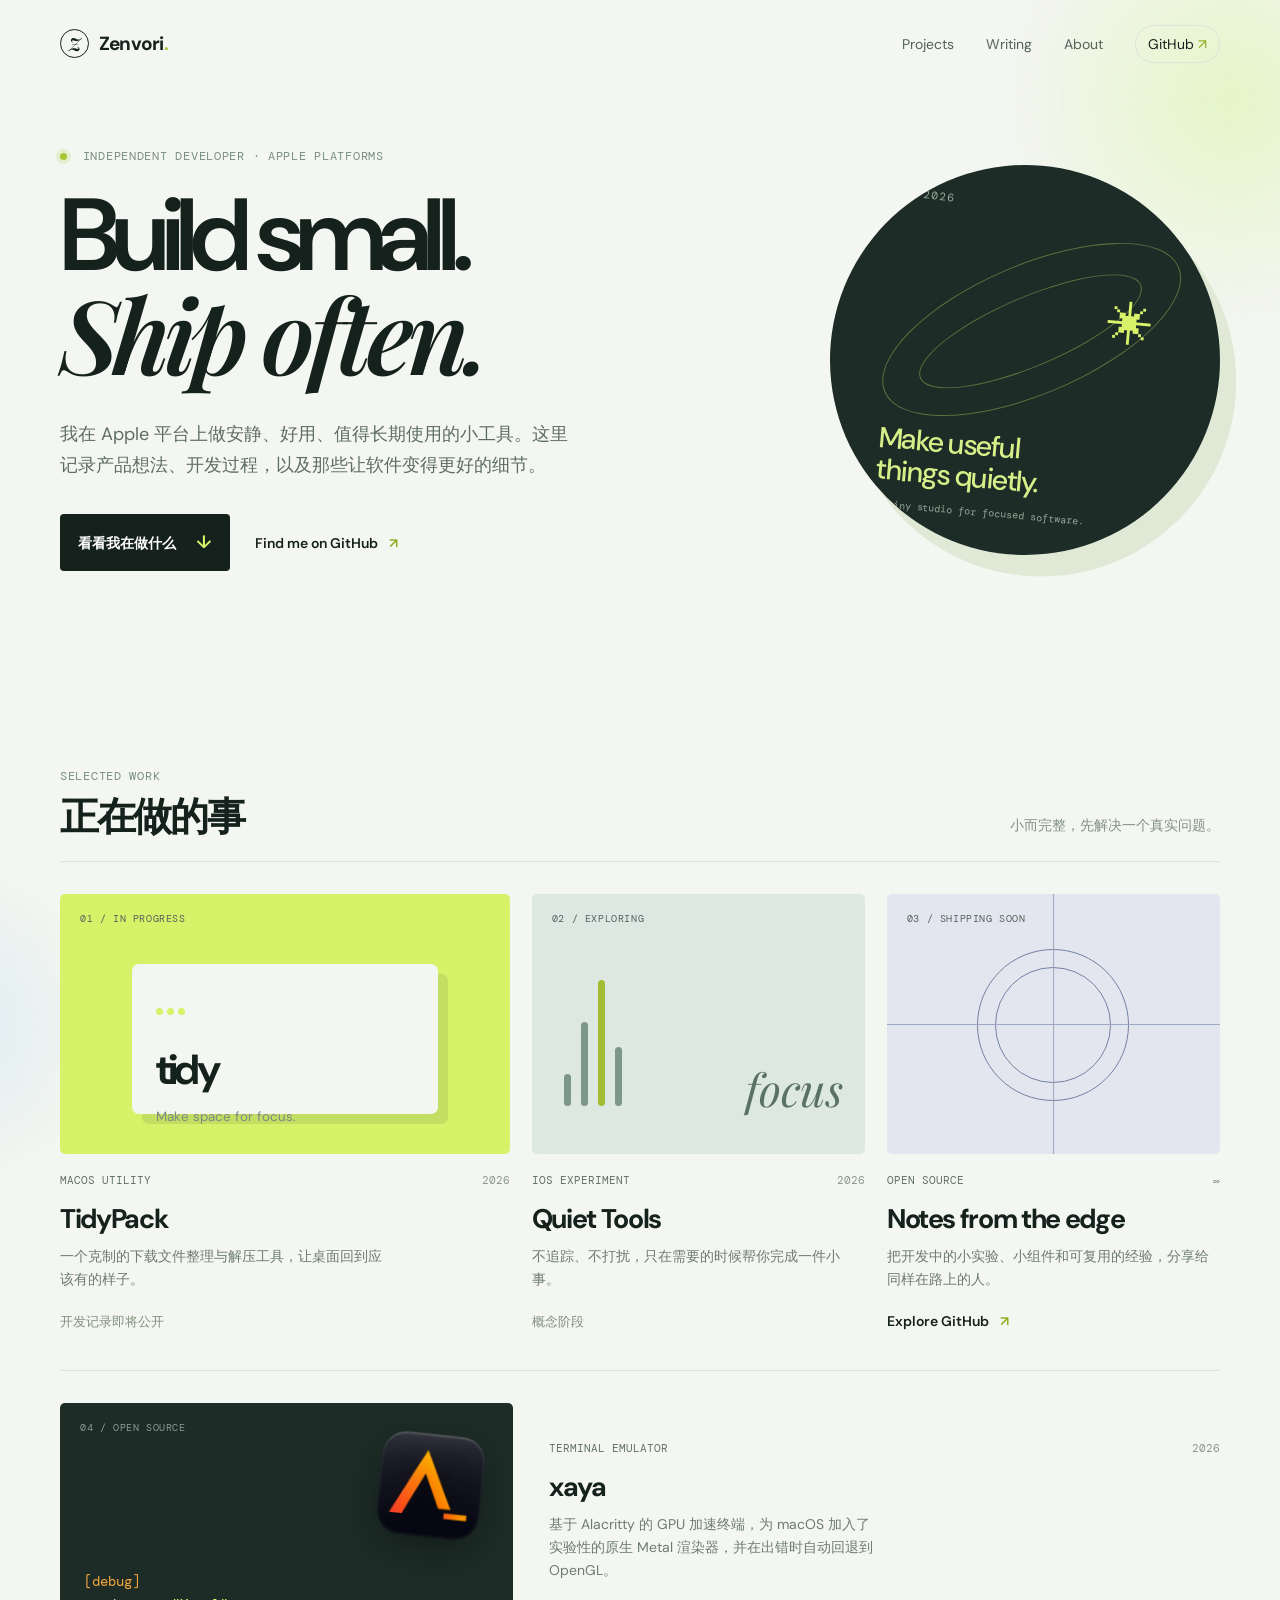
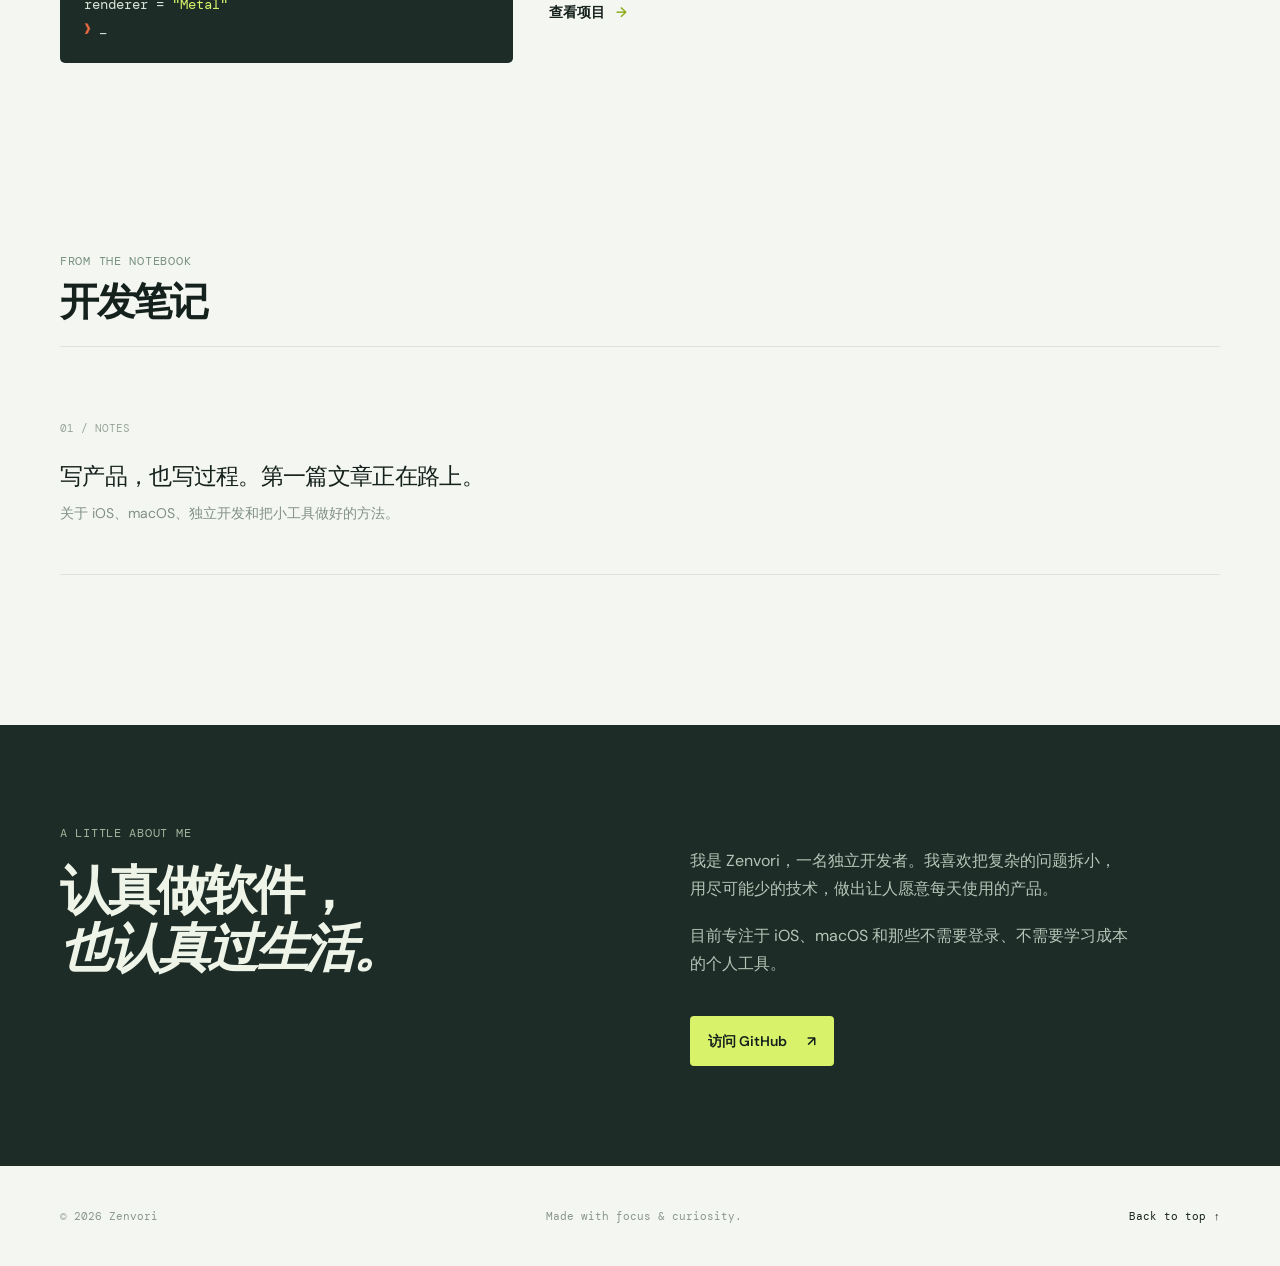
<file: index.html>
<!doctype html>
<html lang="zh-CN">
<head>
  <meta charset="utf-8">
  <meta name="viewport" content="width=device-width, initial-scale=1">
  <meta name="description" content="Zenvori 的独立开发者博客：记录产品、代码与长期主义。">
  <title>Zenvori — Build small. Ship often.</title>
  <link rel="stylesheet" href="styles.css">
</head>
<body>
  <div class="ambient ambient-one"></div>
  <div class="ambient ambient-two"></div>

  <header class="site-header container">
    <a class="brand" href="#top" aria-label="Zenvori 首页">
      <span class="brand-mark">Z</span>
      <span>Zenvori<span class="brand-dot">.</span></span>
    </a>
    <nav class="nav" aria-label="主导航">
      <a href="#work">Projects</a>
      <a href="#writing">Writing</a>
      <a href="#about">About</a>
      <a class="nav-github" href="https://github.com/Zenvori" target="_blank" rel="noreferrer">GitHub <span>↗</span></a>
    </nav>
  </header>

  <main id="top">
    <section class="hero container">
      <div class="hero-copy">
        <p class="eyebrow"><span class="status-dot"></span> Independent developer · Apple platforms</p>
        <h1>Build small.<br><em>Ship often.</em></h1>
        <p class="hero-intro">我在 Apple 平台上做安静、好用、值得长期使用的小工具。这里记录产品想法、开发过程，以及那些让软件变得更好的细节。</p>
        <div class="hero-actions">
          <a class="button button-primary" href="#work">看看我在做什么 <span>↓</span></a>
          <a class="text-link" href="https://github.com/Zenvori">Find me on GitHub <span>↗</span></a>
        </div>
      </div>
      <div class="hero-note" aria-label="个人宣言">
        <div class="note-top"><span>NOW / 2026</span><span>01</span></div>
        <div class="orbit orbit-large"></div>
        <div class="orbit orbit-small"></div>
        <div class="note-symbol">✳</div>
        <p>Make useful<br>things quietly.</p>
        <span class="note-caption">A tiny studio for focused software.</span>
      </div>
    </section>

    <section id="work" class="section container">
      <div class="section-heading">
        <div><p class="eyebrow">Selected work</p><h2>正在做的事</h2></div>
        <p class="section-aside">小而完整，先解决一个真实问题。</p>
      </div>
      <div class="project-grid">
        <article class="project-card project-featured">
          <div class="project-visual visual-card">
            <span class="visual-label">01 / IN PROGRESS</span>
            <div class="app-window"><span></span><span></span><span></span><strong>tidy</strong><small>Make space for focus.</small></div>
          </div>
          <div class="project-meta"><span class="project-type">macOS utility</span><span>2026</span></div>
          <h3>TidyPack</h3>
          <p>一个克制的下载文件整理与解压工具，让桌面回到应该有的样子。</p>
          <span class="project-status">开发记录即将公开</span>
        </article>
        <article class="project-card">
          <div class="project-visual visual-signal"><span class="visual-label">02 / EXPLORING</span><div class="signal-lines"><i></i><i></i><i></i><i></i></div><span class="signal-word">focus</span></div>
          <div class="project-meta"><span class="project-type">iOS experiment</span><span>2026</span></div>
          <h3>Quiet Tools</h3>
          <p>不追踪、不打扰，只在需要的时候帮你完成一件小事。</p>
          <span class="project-status">概念阶段</span>
        </article>
        <article class="project-card">
          <div class="project-visual visual-grid"><span class="visual-label">03 / SHIPPING SOON</span><div class="grid-orb"></div><div class="grid-cross"></div></div>
          <div class="project-meta"><span class="project-type">Open source</span><span>∞</span></div>
          <h3>Notes from the edge</h3>
          <p>把开发中的小实验、小组件和可复用的经验，分享给同样在路上的人。</p>
          <a class="arrow-link" href="https://github.com/Zenvori">Explore GitHub <span>↗</span></a>
        </article>
        <a class="project-card project-wide" href="projects/xaya/">
          <div class="project-visual visual-term">
            <span class="visual-label">04 / OPEN SOURCE</span>
            <img src="projects/xaya/xaya-icon.png" alt="" width="120" height="120">
            <pre><span class="vt-dim">[debug]</span>
renderer = <span class="vt-str">"Metal"</span>
<span class="vt-prompt">❯</span> _</pre>
          </div>
          <div class="project-wide-copy">
            <div class="project-meta"><span class="project-type">Terminal emulator</span><span>2026</span></div>
            <h3>xaya</h3>
            <p>基于 Alacritty 的 GPU 加速终端，为 macOS 加入了实验性的原生 Metal 渲染器，并在出错时自动回退到 OpenGL。</p>
            <span class="arrow-link">查看项目 <span>→</span></span>
          </div>
        </a>
      </div>
    </section>

    <section id="writing" class="section section-writing container">
      <div class="section-heading"><div><p class="eyebrow">From the notebook</p><h2>开发笔记</h2></div></div>
      <div class="writing-empty"><span>01 / NOTES</span><p>写产品，也写过程。第一篇文章正在路上。</p><small>关于 iOS、macOS、独立开发和把小工具做好的方法。</small></div>
    </section>

    <section id="about" class="about-section">
      <div class="container about-grid">
        <div><p class="eyebrow">A little about me</p><h2>认真做软件，<br><em>也认真过生活。</em></h2></div>
        <div class="about-copy"><p>我是 Zenvori，一名独立开发者。我喜欢把复杂的问题拆小，用尽可能少的技术，做出让人愿意每天使用的产品。</p><p>目前专注于 iOS、macOS 和那些不需要登录、不需要学习成本的个人工具。</p><a class="button button-light" href="https://github.com/Zenvori">访问 GitHub <span>↗</span></a></div>
      </div>
    </section>
  </main>

  <footer class="site-footer container"><span>© 2026 Zenvori</span><span>Made with focus & curiosity.</span><a href="#top">Back to top ↑</a></footer>
  <script src="script.js"></script>
</body>
</html>
</file>
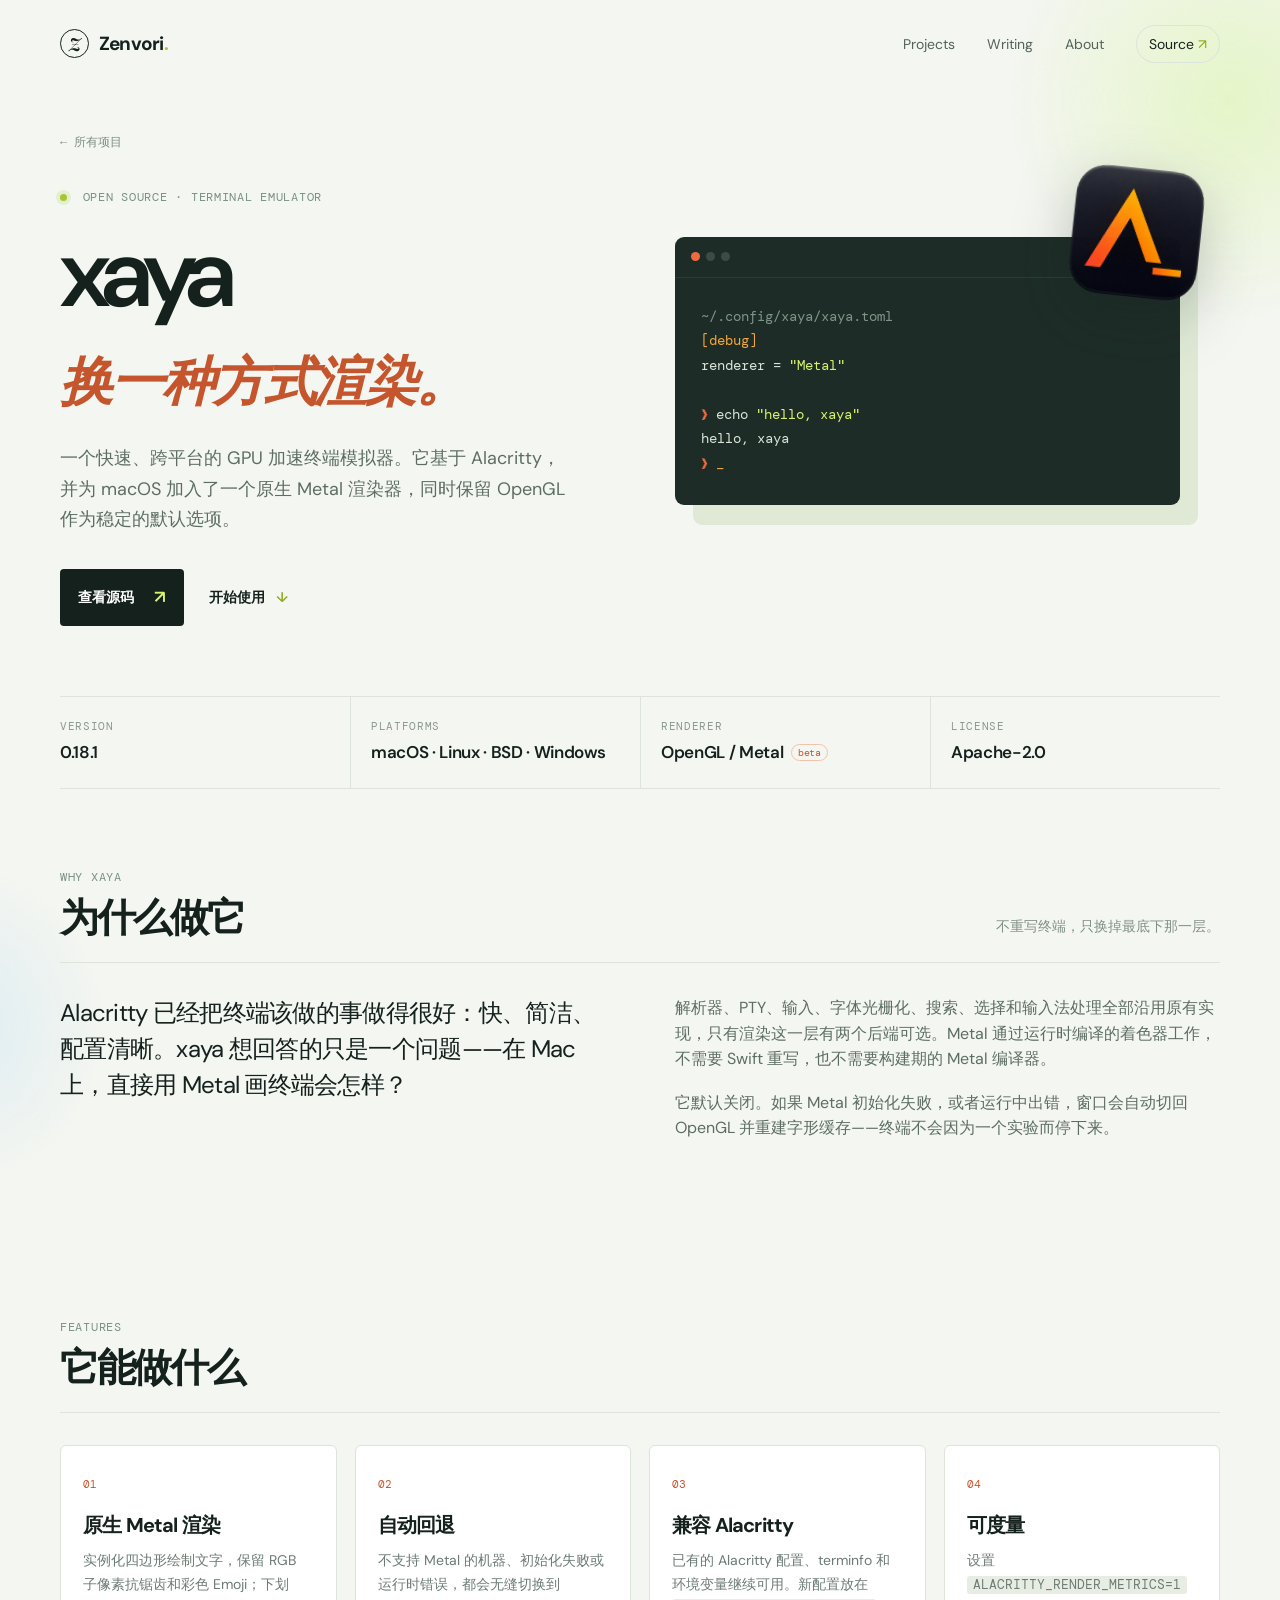
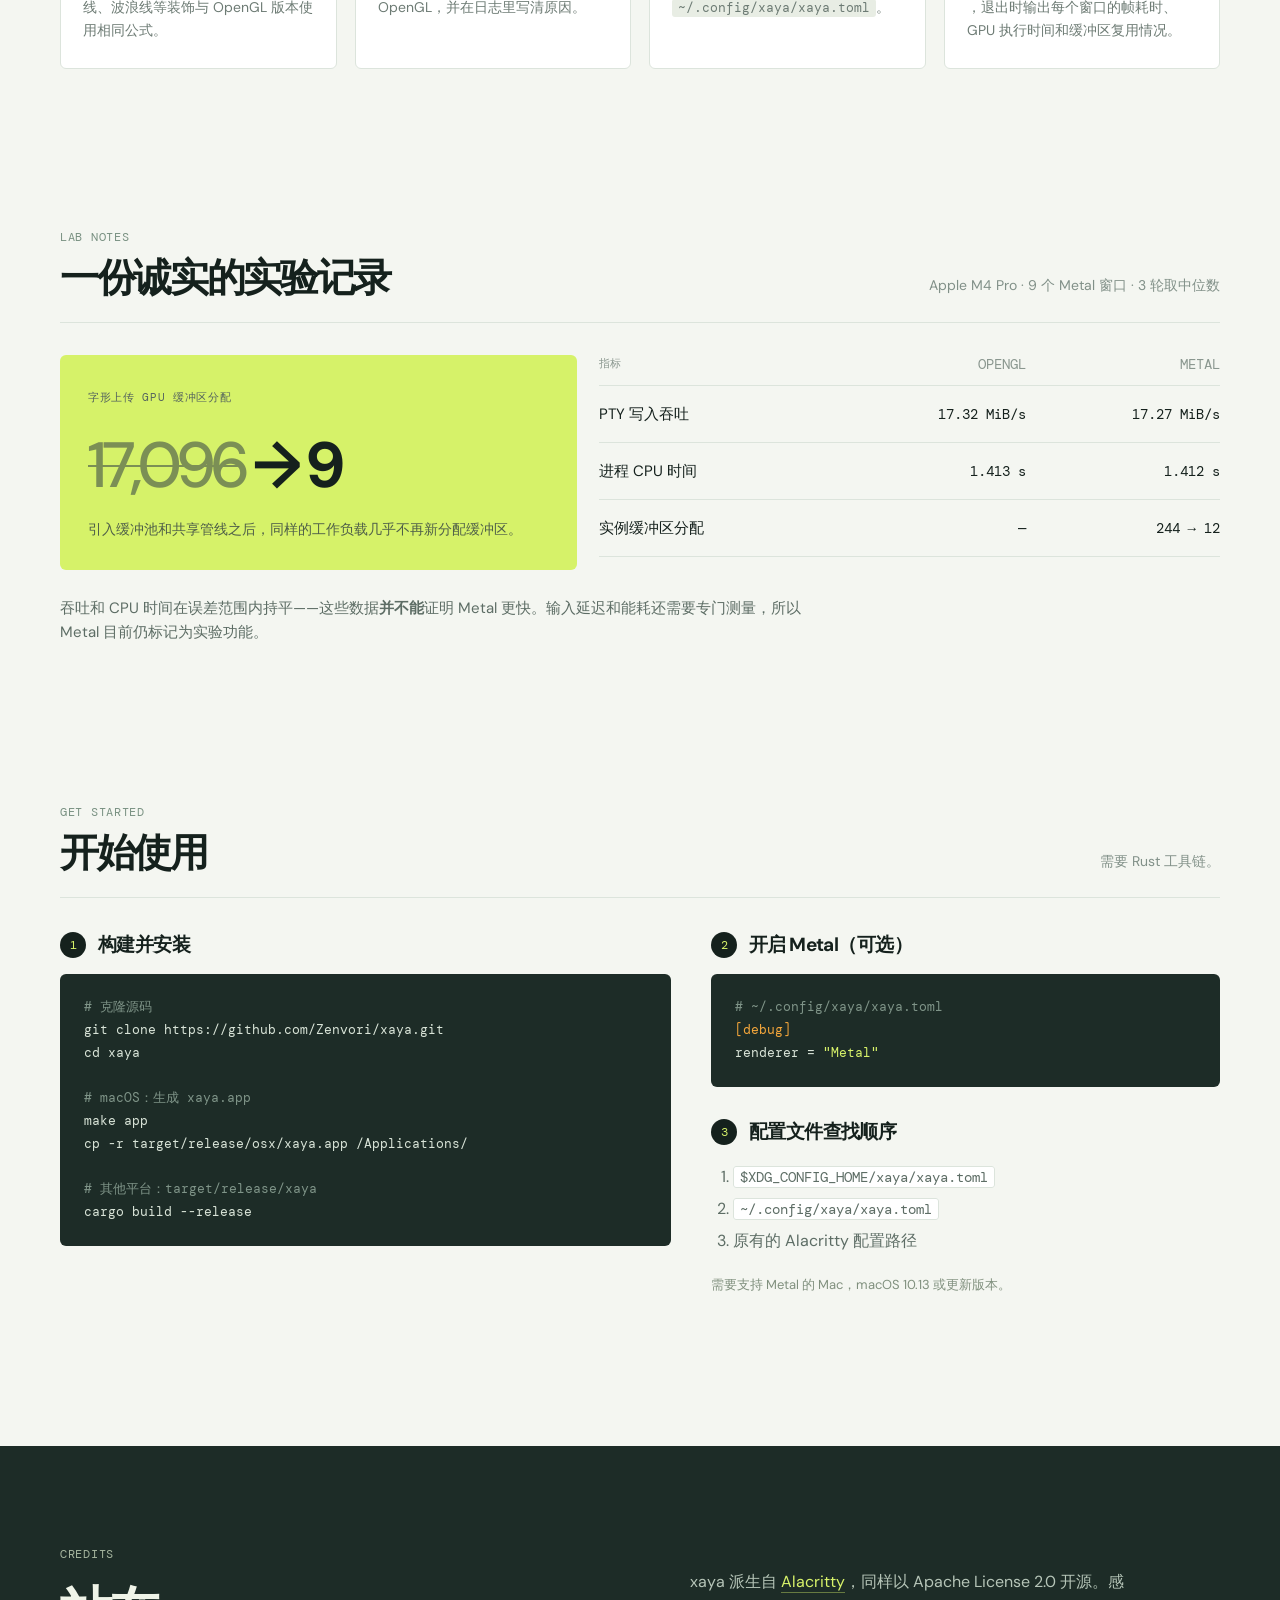
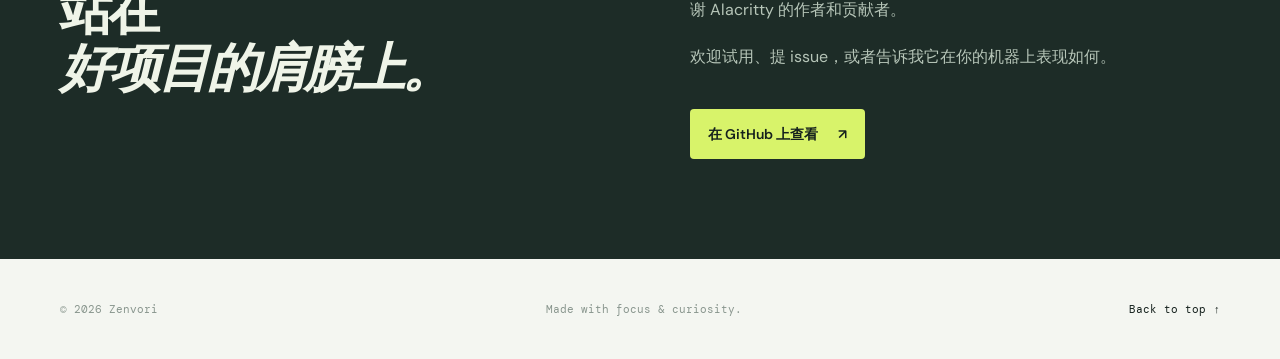
<file: projects/xaya/index.html>
<!doctype html>
<html lang="zh-CN">
<head>
  <meta charset="utf-8">
  <meta name="viewport" content="width=device-width, initial-scale=1">
  <meta name="description" content="xaya：基于 Alacritty 的 GPU 加速终端模拟器，为 macOS 加入实验性的原生 Metal 渲染器。">
  <title>xaya — Zenvori</title>
  <link rel="icon" type="image/png" href="xaya-icon.png">
  <link rel="stylesheet" href="../../styles.css">
  <link rel="stylesheet" href="../../project.css">
</head>
<body>
  <div class="ambient ambient-one"></div>
  <div class="ambient ambient-two"></div>

  <header class="site-header container">
    <a class="brand" href="../../" aria-label="Zenvori 首页">
      <span class="brand-mark">Z</span>
      <span>Zenvori<span class="brand-dot">.</span></span>
    </a>
    <nav class="nav" aria-label="主导航">
      <a href="../../#work">Projects</a>
      <a href="../../#writing">Writing</a>
      <a href="../../#about">About</a>
      <a class="nav-github" href="https://github.com/Zenvori/xaya" target="_blank" rel="noreferrer">Source <span>↗</span></a>
    </nav>
  </header>

  <main id="top">
    <section class="xaya-hero container">
      <div class="xaya-hero-copy">
        <a class="back-link" href="../../#work">← 所有项目</a>
        <p class="eyebrow"><span class="status-dot"></span> Open source · Terminal emulator</p>
        <h1>xaya<br><em>换一种方式渲染。</em></h1>
        <p class="hero-intro">一个快速、跨平台的 GPU 加速终端模拟器。它基于 Alacritty，并为 macOS 加入了一个原生 Metal 渲染器，同时保留 OpenGL 作为稳定的默认选项。</p>
        <div class="hero-actions">
          <a class="button button-primary" href="https://github.com/Zenvori/xaya" target="_blank" rel="noreferrer">查看源码 <span>↗</span></a>
          <a class="text-link" href="#start">开始使用 <span>↓</span></a>
        </div>
      </div>

      <div class="xaya-stage" aria-hidden="true">
        <img class="xaya-icon" src="xaya-icon.png" alt="" width="200" height="200">
        <div class="term">
          <div class="term-bar"><span></span><span></span><span></span><small>xaya — zsh</small></div>
<pre><span class="t-dim">~/.config/xaya/xaya.toml</span>
<span class="t-key">[debug]</span>
renderer = <span class="t-str">"Metal"</span>

<span class="t-prompt">❯</span> echo <span class="t-str">"hello, xaya"</span>
hello, xaya
<span class="t-prompt">❯</span> <span class="t-cursor">_</span></pre>
        </div>
      </div>
    </section>

    <section class="container">
      <dl class="fact-row">
        <div><dt>Version</dt><dd>0.18.1</dd></div>
        <div><dt>Platforms</dt><dd>macOS · Linux · BSD · Windows</dd></div>
        <div><dt>Renderer</dt><dd>OpenGL / Metal <small>beta</small></dd></div>
        <div><dt>License</dt><dd>Apache-2.0</dd></div>
      </dl>
    </section>

    <section class="section container">
      <div class="section-heading">
        <div><p class="eyebrow">Why xaya</p><h2>为什么做它</h2></div>
        <p class="section-aside">不重写终端，只换掉最底下那一层。</p>
      </div>
      <div class="why-grid">
        <p class="lead">Alacritty 已经把终端该做的事做得很好：快、简洁、配置清晰。xaya 想回答的只是一个问题——在 Mac 上，直接用 Metal 画终端会怎样？</p>
        <div class="why-copy">
          <p>解析器、PTY、输入、字体光栅化、搜索、选择和输入法处理全部沿用原有实现，只有渲染这一层有两个后端可选。Metal 通过运行时编译的着色器工作，不需要 Swift 重写，也不需要构建期的 Metal 编译器。</p>
          <p>它默认关闭。如果 Metal 初始化失败，或者运行中出错，窗口会自动切回 OpenGL 并重建字形缓存——终端不会因为一个实验而停下来。</p>
        </div>
      </div>
    </section>

    <section class="section container">
      <div class="section-heading">
        <div><p class="eyebrow">Features</p><h2>它能做什么</h2></div>
      </div>
      <div class="feature-grid">
        <article class="feature">
          <span class="feature-num">01</span>
          <h3>原生 Metal 渲染</h3>
          <p>实例化四边形绘制文字，保留 RGB 子像素抗锯齿和彩色 Emoji；下划线、波浪线等装饰与 OpenGL 版本使用相同公式。</p>
        </article>
        <article class="feature">
          <span class="feature-num">02</span>
          <h3>自动回退</h3>
          <p>不支持 Metal 的机器、初始化失败或运行时错误，都会无缝切换到 OpenGL，并在日志里写清原因。</p>
        </article>
        <article class="feature">
          <span class="feature-num">03</span>
          <h3>兼容 Alacritty</h3>
          <p>已有的 Alacritty 配置、terminfo 和环境变量继续可用。新配置放在 <code>~/.config/xaya/xaya.toml</code>。</p>
        </article>
        <article class="feature">
          <span class="feature-num">04</span>
          <h3>可度量</h3>
          <p>设置 <code>ALACRITTY_RENDER_METRICS=1</code>，退出时输出每个窗口的帧耗时、GPU 执行时间和缓冲区复用情况。</p>
        </article>
      </div>
    </section>

    <section class="section container">
      <div class="section-heading">
        <div><p class="eyebrow">Lab notes</p><h2>一份诚实的实验记录</h2></div>
        <p class="section-aside">Apple M4 Pro · 9 个 Metal 窗口 · 3 轮取中位数</p>
      </div>
      <div class="lab-grid">
        <div class="lab-big">
          <span class="lab-label">字形上传 GPU 缓冲区分配</span>
          <p class="lab-number"><s>17,096</s> → <strong>9</strong></p>
          <small>引入缓冲池和共享管线之后，同样的工作负载几乎不再新分配缓冲区。</small>
        </div>
        <table class="lab-table">
          <thead><tr><th>指标</th><th>OpenGL</th><th>Metal</th></tr></thead>
          <tbody>
            <tr><td>PTY 写入吞吐</td><td>17.32 MiB/s</td><td>17.27 MiB/s</td></tr>
            <tr><td>进程 CPU 时间</td><td>1.413 s</td><td>1.412 s</td></tr>
            <tr><td>实例缓冲区分配</td><td>—</td><td>244 → 12</td></tr>
          </tbody>
        </table>
      </div>
      <p class="lab-note">吞吐和 CPU 时间在误差范围内持平——这些数据<strong>并不能</strong>证明 Metal 更快。输入延迟和能耗还需要专门测量，所以 Metal 目前仍标记为实验功能。</p>
    </section>

    <section id="start" class="section container">
      <div class="section-heading">
        <div><p class="eyebrow">Get started</p><h2>开始使用</h2></div>
        <p class="section-aside">需要 Rust 工具链。</p>
      </div>
      <div class="start-grid">
        <div>
          <h3 class="step-title"><span>1</span>构建并安装</h3>
<pre class="code"><span class="t-dim"># 克隆源码</span>
git clone https://github.com/Zenvori/xaya.git
cd xaya

<span class="t-dim"># macOS：生成 xaya.app</span>
make app
cp -r target/release/osx/xaya.app /Applications/

<span class="t-dim"># 其他平台：target/release/xaya</span>
cargo build --release</pre>
        </div>
        <div>
          <h3 class="step-title"><span>2</span>开启 Metal（可选）</h3>
<pre class="code"><span class="t-dim"># ~/.config/xaya/xaya.toml</span>
<span class="t-key">[debug]</span>
renderer = <span class="t-str">"Metal"</span></pre>
          <h3 class="step-title"><span>3</span>配置文件查找顺序</h3>
          <ol class="path-list">
            <li><code>$XDG_CONFIG_HOME/xaya/xaya.toml</code></li>
            <li><code>~/.config/xaya/xaya.toml</code></li>
            <li>原有的 Alacritty 配置路径</li>
          </ol>
          <p class="start-note">需要支持 Metal 的 Mac，macOS 10.13 或更新版本。</p>
        </div>
      </div>
    </section>

    <section class="about-section">
      <div class="container about-grid">
        <div><p class="eyebrow">Credits</p><h2>站在<br><em>好项目的肩膀上。</em></h2></div>
        <div class="about-copy">
          <p>xaya 派生自 <a class="inline-link" href="https://github.com/alacritty/alacritty" target="_blank" rel="noreferrer">Alacritty</a>，同样以 Apache License 2.0 开源。感谢 Alacritty 的作者和贡献者。</p>
          <p>欢迎试用、提 issue，或者告诉我它在你的机器上表现如何。</p>
          <a class="button button-light" href="https://github.com/Zenvori/xaya" target="_blank" rel="noreferrer">在 GitHub 上查看 <span>↗</span></a>
        </div>
      </div>
    </section>
  </main>

  <footer class="site-footer container"><span>© 2026 Zenvori</span><span>Made with focus &amp; curiosity.</span><a href="#top">Back to top ↑</a></footer>
  <script src="../../script.js"></script>
</body>
</html>
</file>
<file: styles.css>
@import url('https://fonts.googleapis.com/css2?family=DM+Mono:wght@400;500&family=DM+Sans:wght@400;500;600;700&family=Playfair+Display:ital,wght@0,600;1,600&display=swap');
:root{--ink:#15211d;--muted:#718079;--paper:#f4f6f1;--lime:#d8f36a;--line:#dce4dc;--serif:'Playfair Display',Georgia,serif;--sans:'DM Sans',-apple-system,BlinkMacSystemFont,sans-serif;--mono:'DM Mono',monospace}*{box-sizing:border-box}html{scroll-behavior:smooth}body{margin:0;background:var(--paper);color:var(--ink);font-family:var(--sans);font-size:16px;line-height:1.6;overflow-x:hidden}.container{width:min(1160px,calc(100% - 48px));margin:0 auto}.ambient{position:absolute;border-radius:50%;filter:blur(1px);pointer-events:none;z-index:-1}.ambient-one{width:460px;height:460px;right:-180px;top:-130px;background:radial-gradient(circle,#e5f5c8 0,transparent 68%)}.ambient-two{width:350px;height:350px;left:-230px;top:850px;background:radial-gradient(circle,#dcecf2 0,transparent 65%)}a{color:inherit;text-decoration:none}.site-header{height:88px;display:flex;align-items:center;justify-content:space-between}.brand{display:flex;align-items:center;gap:10px;font-size:19px;font-weight:700;letter-spacing:-.04em}.brand-mark{display:grid;place-items:center;width:29px;height:29px;border:1px solid var(--ink);border-radius:50%;font-family:var(--serif);font-style:italic;font-size:18px}.brand-dot{color:#a6c535}.nav{display:flex;gap:32px;align-items:center;color:#53625b;font-size:14px}.nav a{transition:color .2s}.nav a:hover,.text-link:hover,.arrow-link:hover{color:#83a500}.nav-github{border:1px solid var(--line);padding:7px 12px;border-radius:20px;color:var(--ink)}.nav-github span{color:#88a911}.hero{min-height:600px;display:grid;grid-template-columns:1.15fr .85fr;gap:80px;align-items:center;padding:58px 0 115px}.eyebrow{font:12px var(--mono);letter-spacing:.06em;text-transform:uppercase;color:#799182;margin:0 0 22px}.status-dot{display:inline-block;width:7px;height:7px;background:#a6c535;border-radius:50%;margin-right:8px;box-shadow:0 0 0 4px #e4efcf}.hero h1{font-size:clamp(64px,8vw,108px);line-height:.96;letter-spacing:-.08em;margin:0 0 30px;font-weight:600}.hero h1 em,.about-section h2 em{font-family:var(--serif);font-weight:600;letter-spacing:-.06em}.hero-intro{max-width:510px;color:#5d6d65;font-size:18px;line-height:1.7;margin:0}.hero-actions{display:flex;align-items:center;gap:25px;margin-top:34px}.button{display:inline-flex;align-items:center;gap:20px;border-radius:4px;padding:14px 18px;font-size:14px;font-weight:600;transition:transform .2s,background .2s}.button:hover{transform:translateY(-2px)}.button-primary{background:var(--ink);color:white}.button-primary span{color:var(--lime);font-size:18px}.text-link,.arrow-link{font-size:14px;font-weight:600}.text-link span,.arrow-link span{margin-left:8px;color:#91ad20}.hero-note{position:relative;justify-self:end;width:min(390px,100%);height:390px;background:#1d2c27;color:#d7ef89;border-radius:50%;overflow:hidden;padding:32px;transform:rotate(5deg);box-shadow:18px 20px 0 #dfe9d6}.note-top{display:flex;justify-content:space-between;font:11px var(--mono);letter-spacing:.08em;color:#9bac9f}.hero-note p{position:absolute;left:56px;bottom:57px;font-size:29px;line-height:1.1;letter-spacing:-.05em;margin:0;font-weight:500}.note-caption{position:absolute;left:58px;bottom:33px;font:10px var(--mono);color:#96a99b}.note-symbol{position:absolute;top:116px;right:70px;font-size:46px;color:#d8f36a}.orbit{position:absolute;border:1px solid rgba(216,243,106,.35);border-radius:50%;transform:rotate(-28deg)}.orbit-large{width:320px;height:130px;top:99px;left:39px}.orbit-small{width:240px;height:70px;top:131px;left:78px}.section{padding:80px 0}.section-heading{display:flex;align-items:end;justify-content:space-between;border-bottom:1px solid var(--line);padding-bottom:25px;margin-bottom:32px}.section-heading h2{margin:0;font-size:39px;line-height:1;letter-spacing:-.06em}.section-heading .eyebrow{margin-bottom:13px}.section-aside{color:#819088;font-size:14px;margin:0}.project-grid{display:grid;grid-template-columns:1.35fr 1fr 1fr;gap:22px}.project-card{min-width:0}.project-visual{height:260px;border-radius:5px;margin-bottom:19px;position:relative;overflow:hidden}.visual-card{background:#d6f269}.visual-signal{background:#dde8e3}.visual-grid{background:#e3e6ee}.visual-label{position:absolute;top:18px;left:20px;font:10px var(--mono);letter-spacing:.06em;color:#54635e;z-index:1}.app-window{position:absolute;background:#f4f6f1;width:68%;height:150px;left:16%;top:70px;border-radius:7px;box-shadow:10px 10px 0 rgba(55,74,61,.12);padding:33px 24px}.app-window span{display:inline-block;background:#d6f269;border-radius:50%;width:7px;height:7px;margin-right:4px}.app-window strong{display:block;font-size:42px;letter-spacing:-.08em;margin-top:13px}.app-window small{color:#7c8b84}.signal-lines{position:absolute;bottom:48px;left:32px;right:32px;display:flex;gap:10px;align-items:end}.signal-lines i{display:block;background:#7c978a;width:7px;border-radius:4px}.signal-lines i:nth-child(1){height:32px}.signal-lines i:nth-child(2){height:84px}.signal-lines i:nth-child(3){height:126px;background:#a2bd32}.signal-lines i:nth-child(4){height:59px}.signal-word{position:absolute;right:22px;bottom:36px;font:italic 45px var(--serif);color:#5a7166}.grid-orb{position:absolute;width:152px;height:152px;border:1px solid #7580a4;border-radius:50%;left:calc(50% - 76px);top:55px}.grid-orb:after{content:'';position:absolute;inset:17px;border:1px solid #7580a4;border-radius:50%}.grid-cross,.grid-cross:after{position:absolute;background:#9da8c2;height:1px;width:100%;left:0;top:130px;content:''}.grid-cross:after{transform:rotate(90deg);top:0}.project-meta{display:flex;justify-content:space-between;color:#89968f;font:11px var(--mono);text-transform:uppercase}.project-type{color:#617168}.project-card h3{font-size:27px;letter-spacing:-.05em;margin:10px 0 5px}.project-card p{color:#6d7b74;font-size:14px;line-height:1.65;margin:0 0 17px;max-width:330px}.section-writing{padding-top:110px}.writing-list{border-top:1px solid var(--line)}.writing-row{display:grid;grid-template-columns:48px 1fr 150px 25px;gap:18px;align-items:center;padding:22px 0;border-bottom:1px solid var(--line);transition:padding .2s,color .2s}.writing-row:hover{padding-left:8px;color:#87a30c}.writing-number,.writing-date{font:11px var(--mono);color:#9aa69f}.writing-title{font-size:18px;letter-spacing:-.02em}.writing-date{text-align:right}.row-arrow{color:#9eb82c;text-align:right}.about-section{background:#1d2c27;color:#eff4e8;margin-top:70px;padding:100px 0}.about-grid{display:grid;grid-template-columns:1fr 1fr;gap:100px}.about-section .eyebrow{color:#a5b59e}.about-section h2{font-size:52px;line-height:1.05;letter-spacing:-.07em;margin:0}.about-copy{max-width:440px;padding-top:22px}.about-copy p{color:#b6c5b8;line-height:1.75;margin:0 0 19px}.button-light{margin-top:19px;background:var(--lime);color:var(--ink)}.site-footer{height:100px;display:flex;align-items:center;justify-content:space-between;color:#89968e;font:11px var(--mono)}.site-footer a{color:var(--ink)}@media(max-width:800px){.container{width:min(100% - 36px,600px)}.nav{gap:14px}.nav a:not(.nav-github){display:none}.hero{grid-template-columns:1fr;gap:65px;padding:70px 0 90px}.hero-note{justify-self:center;width:320px;height:320px}.hero-note p{left:45px;bottom:47px;font-size:24px}.note-caption{left:47px}.orbit-large{width:270px;left:25px}.orbit-small{width:200px;left:60px}.project-grid{grid-template-columns:1fr}.project-visual{height:240px}.section-heading{align-items:start;gap:20px;flex-direction:column}.writing-row{grid-template-columns:28px 1fr 20px}.writing-date{display:none}.about-grid{grid-template-columns:1fr;gap:35px}.about-section h2{font-size:43px}.site-footer{height:auto;padding:32px 0;gap:20px;flex-wrap:wrap}.site-footer span:nth-child(2){order:3;width:100%}}
.project-status{font-size:13px;color:#80907e}.writing-empty{padding:35px 0 48px;border-bottom:1px solid var(--line)}.writing-empty span{font:11px var(--mono);color:#98a69c}.writing-empty p{font-size:23px;letter-spacing:-.03em;margin:18px 0 6px}.writing-empty small{color:#819088;font-size:14px}

.project-wide{grid-column:1/-1;display:grid;grid-template-columns:1.35fr 2fr;gap:36px;align-items:center;border-top:1px solid var(--line);padding-top:32px;margin-top:14px}
.project-wide .project-visual{margin-bottom:0}
.project-wide:hover h3{color:#c4552c}
.project-wide h3{transition:color .2s}
.visual-term{background:#1d2c27}
.visual-term .visual-label{color:#8a9c91}
.visual-term img{position:absolute;width:120px;height:120px;right:22px;top:22px;transform:rotate(6deg);filter:drop-shadow(0 12px 18px rgba(0,0,0,.35))}
.visual-term pre{position:absolute;left:24px;bottom:22px;margin:0;font:14px/1.7 var(--mono);color:#d9e4d8}
.vt-dim{color:#f4a63b}
.vt-str{color:#d8f36a}
.vt-prompt{color:#f06a3f}
@media(max-width:800px){.project-wide{grid-template-columns:1fr;gap:20px}}
</file>
<file: project.css>
/* Project detail pages. Builds on the tokens and components in styles.css. */

:root{--term:#1d2c27;--term-ink:#d9e4d8;--amber:#f4a63b;--coral:#f06a3f}

code{font:.9em var(--mono);background:#e8ede4;padding:1px 6px;border-radius:3px;overflow-wrap:anywhere}

/* Let grid children shrink below their content width (long code lines scroll instead). */
.xaya-hero>*,.why-grid>*,.feature-grid>*,.lab-grid>*,.start-grid>*{min-width:0}

/* Hero */
.xaya-hero{display:grid;grid-template-columns:1fr 1fr;gap:70px;align-items:center;padding:40px 0 70px}
.xaya-hero-copy h1{font-size:clamp(60px,7.5vw,100px);line-height:.98;letter-spacing:-.08em;margin:0 0 28px;font-weight:600}
.xaya-hero-copy h1 em{font-family:var(--serif);font-size:.55em;letter-spacing:-.04em;color:#c4552c;display:inline-block;margin-top:10px}
.back-link{display:inline-block;font:12px var(--mono);color:#7d8c85;margin-bottom:38px;transition:color .2s}
.back-link:hover{color:#83a500}

.xaya-stage{position:relative;min-height:440px}
.xaya-icon{position:absolute;width:150px;height:150px;top:0;right:8px;z-index:2;filter:drop-shadow(0 18px 28px rgba(21,33,29,.25));transform:rotate(6deg)}
.term{position:absolute;left:0;right:40px;top:80px;background:var(--term);color:var(--term-ink);border-radius:9px;box-shadow:18px 20px 0 #dfe9d6;overflow:hidden}
.term-bar{display:flex;align-items:center;gap:6px;padding:13px 16px;border-bottom:1px solid rgba(255,255,255,.07)}
.term-bar span{width:9px;height:9px;border-radius:50%;background:#3b4c45}
.term-bar span:first-child{background:var(--coral)}
.term-bar small{margin-left:auto;font:11px var(--mono);color:#8a9c91}
.term pre{margin:0;padding:26px 26px 30px;font:14px/1.75 var(--mono);white-space:pre-wrap}
.t-dim{color:#7f9488}
.t-key{color:var(--amber)}
.t-str{color:#d8f36a}
.t-prompt{color:var(--coral)}
.t-ok{color:#d8f36a}
.t-cursor{color:var(--amber);animation:blink 1.1s steps(1) infinite}
@keyframes blink{50%{opacity:0}}
@media(prefers-reduced-motion:reduce){.t-cursor{animation:none}}

/* Fact row */
.fact-row{display:grid;grid-template-columns:repeat(4,1fr);margin:0;border-top:1px solid var(--line);border-bottom:1px solid var(--line)}
.fact-row div{padding:22px 20px 22px 0}
.fact-row div+div{padding-left:20px;border-left:1px solid var(--line)}
.fact-row dt{font:11px var(--mono);text-transform:uppercase;letter-spacing:.06em;color:#8a978f;margin-bottom:6px}
.fact-row dd{margin:0;font-size:17px;font-weight:600;letter-spacing:-.02em}
.fact-row small{font:10px var(--mono);color:#c4552c;border:1px solid #f1c3ad;border-radius:10px;padding:1px 6px;margin-left:4px;vertical-align:2px}

/* Why */
.why-grid{display:grid;grid-template-columns:1fr 1fr;gap:70px}
.lead{font-size:24px;line-height:1.5;letter-spacing:-.03em;margin:0}
.why-copy p{color:#5d6d65;margin:0 0 18px}

/* Features */
.feature-grid{display:grid;grid-template-columns:repeat(4,1fr);gap:18px}
.feature{background:#fff;border:1px solid var(--line);border-radius:6px;padding:24px 22px 26px;transition:transform .2s,border-color .2s}
.feature:hover{transform:translateY(-3px);border-color:#c9d8c4}
.feature-num{font:11px var(--mono);color:#c4552c}
.feature h3{font-size:20px;letter-spacing:-.04em;margin:14px 0 8px}
.feature p{color:#6d7b74;font-size:14px;line-height:1.65;margin:0}

/* Lab */
.lab-grid{display:grid;grid-template-columns:1fr 1.2fr;gap:22px;align-items:stretch}
.lab-big{background:#d6f269;border-radius:6px;padding:28px}
.lab-label{font:11px var(--mono);text-transform:uppercase;letter-spacing:.06em;color:#54635e}
.lab-number{font-size:clamp(40px,5vw,64px);letter-spacing:-.06em;line-height:1;margin:26px 0 18px;font-weight:600}
.lab-number s{color:#7b8f55;font-weight:500;text-decoration-thickness:2px}
.lab-big small{color:#4f5f49;font-size:14px}
.lab-table{width:100%;border-collapse:collapse;font-size:15px;align-self:start}
.lab-table th{text-align:left;font:11px var(--mono);text-transform:uppercase;color:#8a978f;padding:0 0 12px;border-bottom:1px solid var(--line)}
.lab-table td{padding:16px 0;border-bottom:1px solid var(--line)}
.lab-table td+td,.lab-table th+th{text-align:right;font-family:var(--mono);font-size:14px}
.lab-note{color:#5d6d65;font-size:15px;max-width:760px;margin:26px 0 0}

/* Get started */
.start-grid{display:grid;grid-template-columns:1.2fr 1fr;gap:40px}
.step-title{display:flex;align-items:center;gap:12px;font-size:19px;letter-spacing:-.03em;margin:0 0 14px}
.step-title span{display:grid;place-items:center;width:26px;height:26px;border-radius:50%;background:var(--ink);color:var(--lime);font:12px var(--mono)}
.code{background:var(--term);color:var(--term-ink);font:13px/1.75 var(--mono);padding:22px 24px;border-radius:6px;margin:0 0 30px;overflow-x:auto}
.path-list{margin:0 0 18px;padding-left:22px;color:#5d6d65;line-height:2}
.path-list code{background:#fff;border:1px solid var(--line)}
.start-note{font-size:13px;color:#80907e;margin:0}

.inline-link{color:var(--lime);border-bottom:1px solid rgba(216,243,106,.4)}

@media(max-width:900px){
  .feature-grid{grid-template-columns:1fr 1fr}
}
@media(max-width:800px){
  .xaya-hero{grid-template-columns:1fr;gap:40px;padding:30px 0 60px}
  .xaya-stage{min-height:400px}
  .xaya-icon{width:110px;height:110px;right:0}
  .term{right:14px;top:70px}
  .term pre{font-size:12.5px;padding:20px}
  .fact-row{grid-template-columns:1fr 1fr}
  .fact-row div:nth-child(3){padding-left:0;border-left:0}
  .fact-row div:nth-child(n+3){border-top:1px solid var(--line)}
  .why-grid,.lab-grid,.start-grid{grid-template-columns:1fr;gap:28px}
  .lead{font-size:21px}
  .feature-grid{grid-template-columns:1fr}
}
</file>
